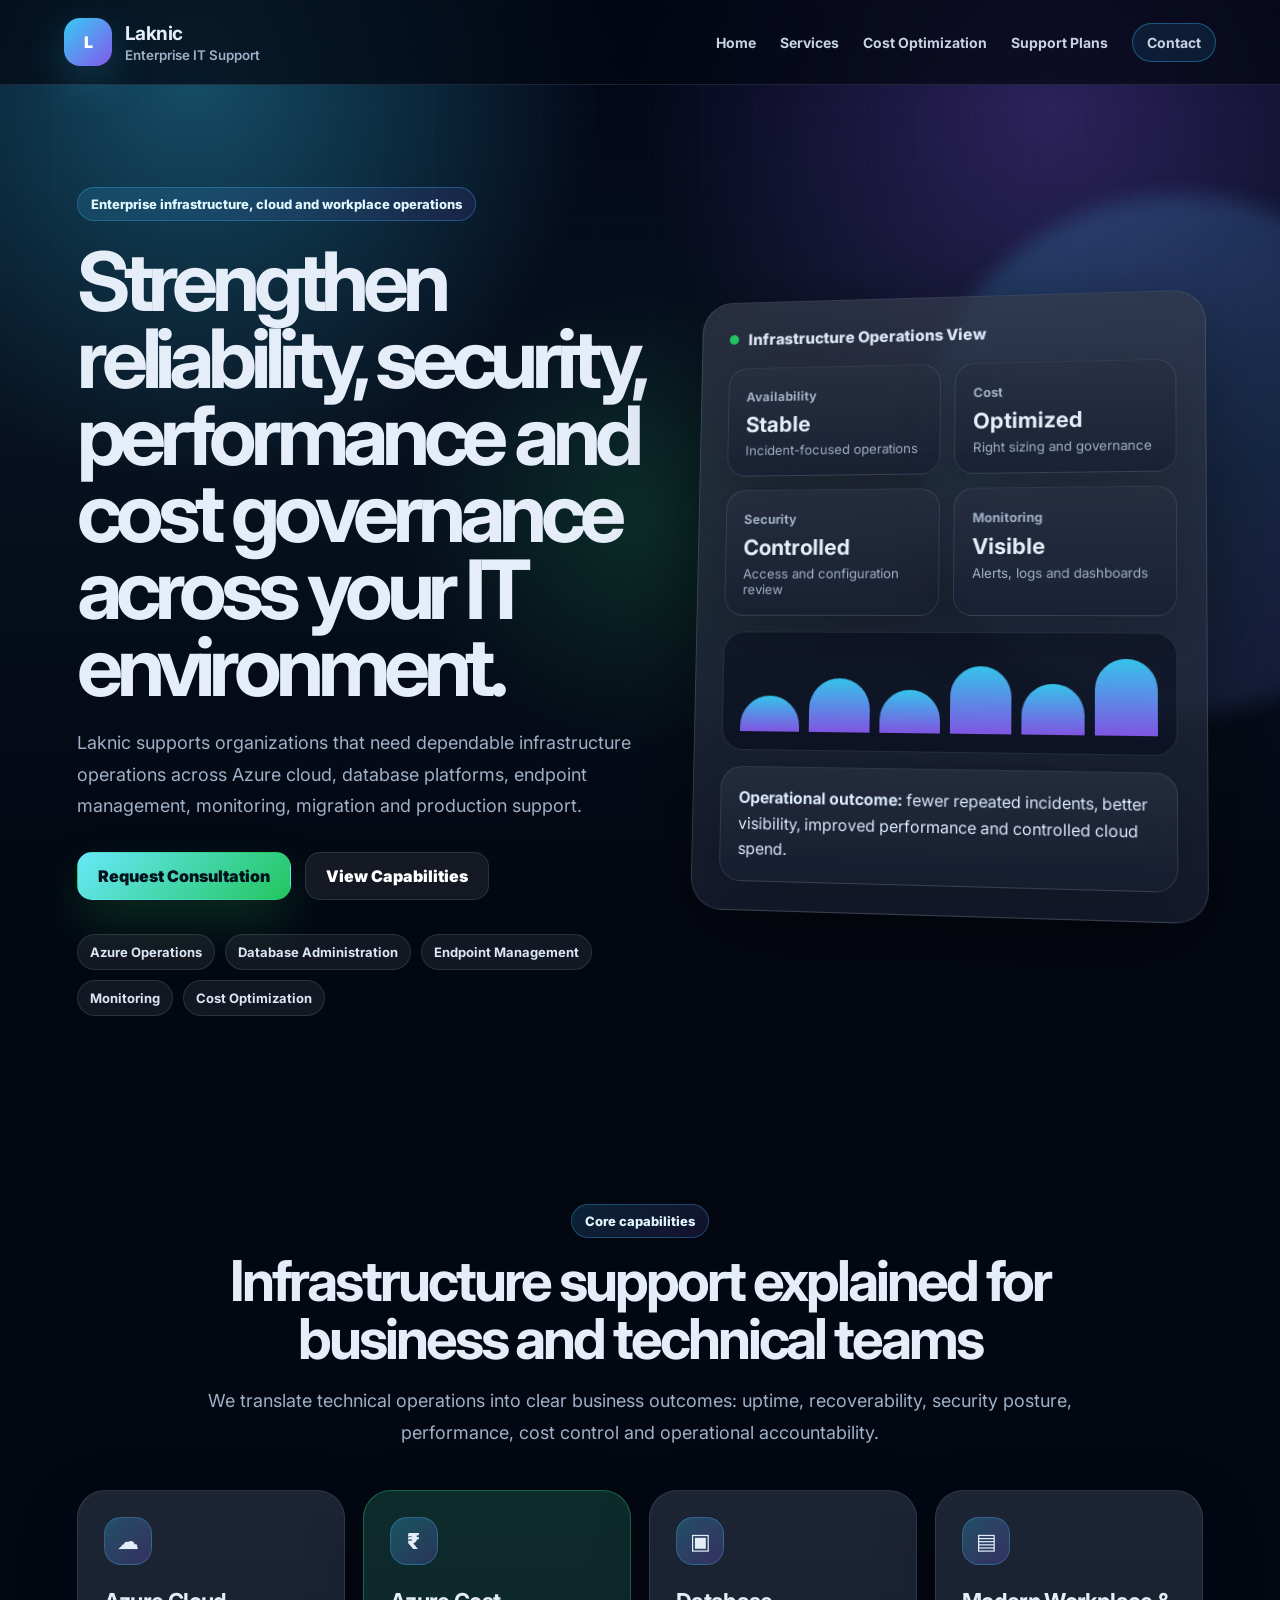
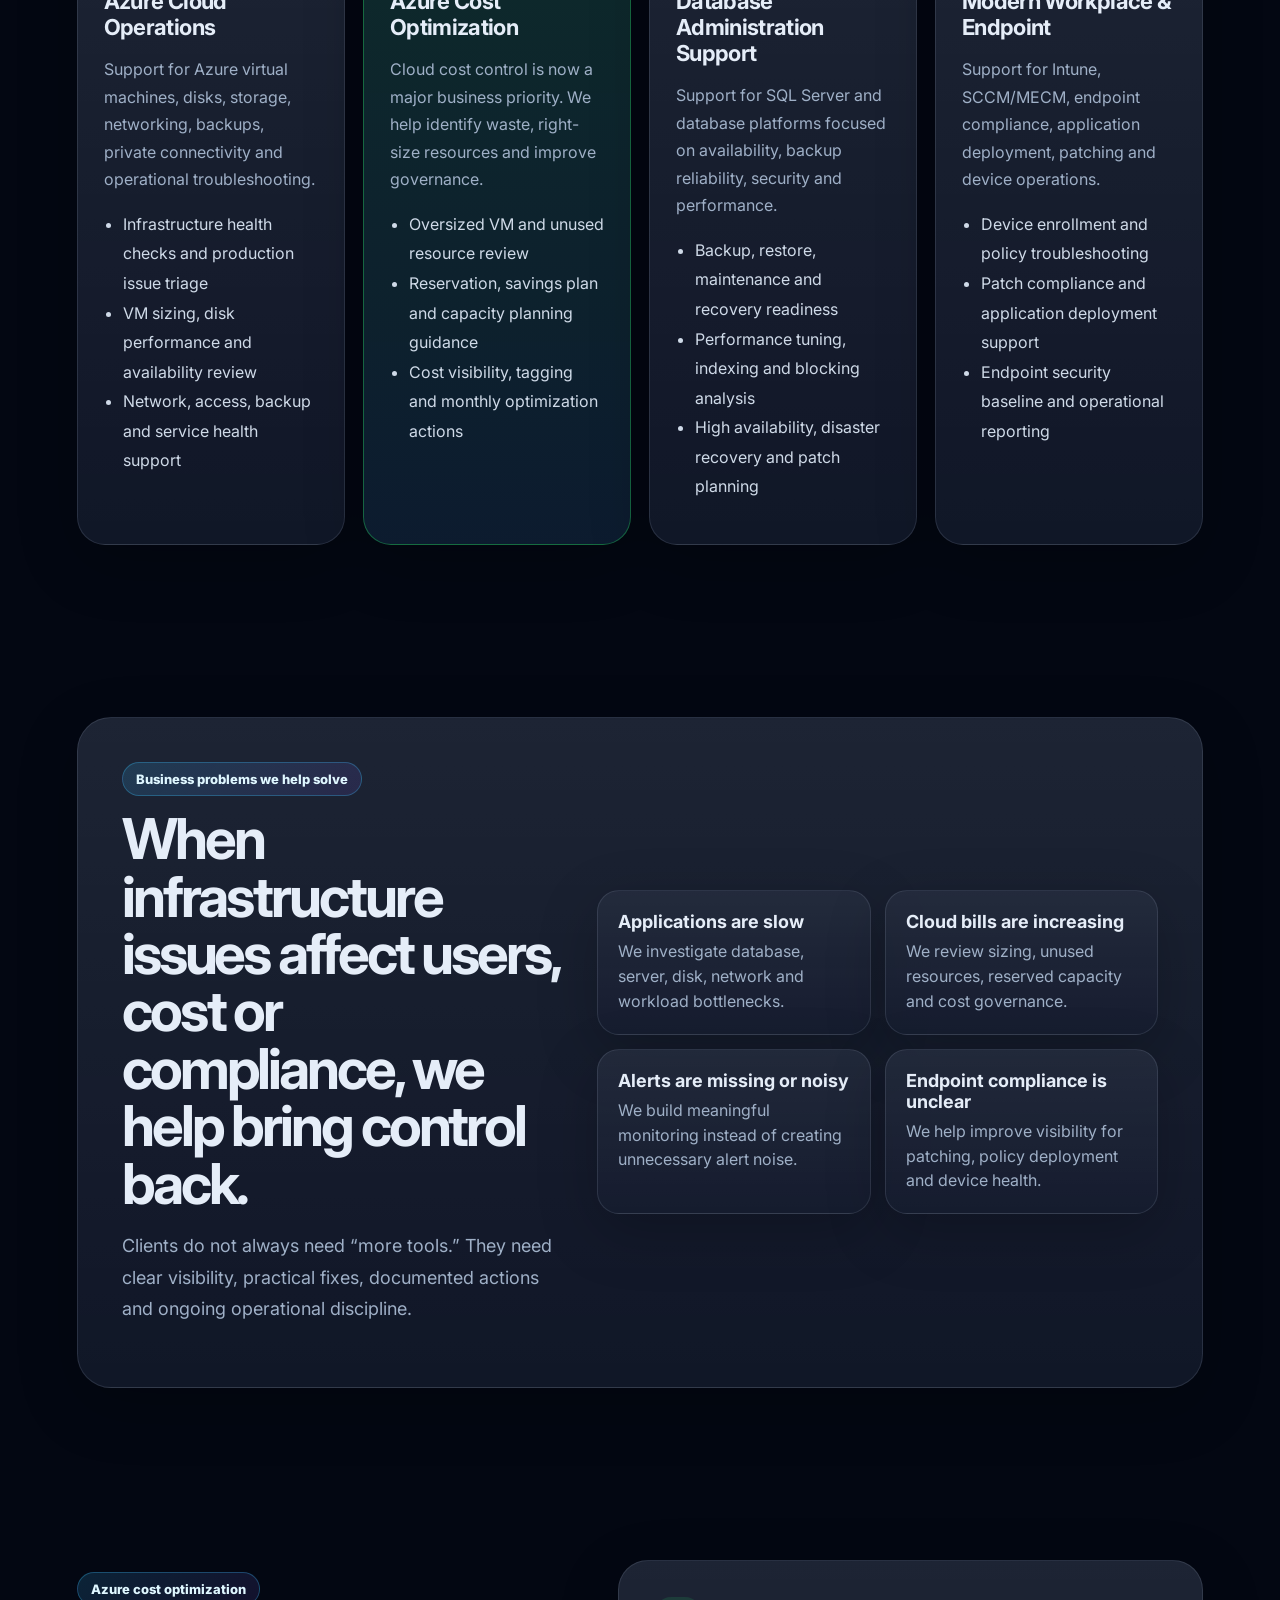
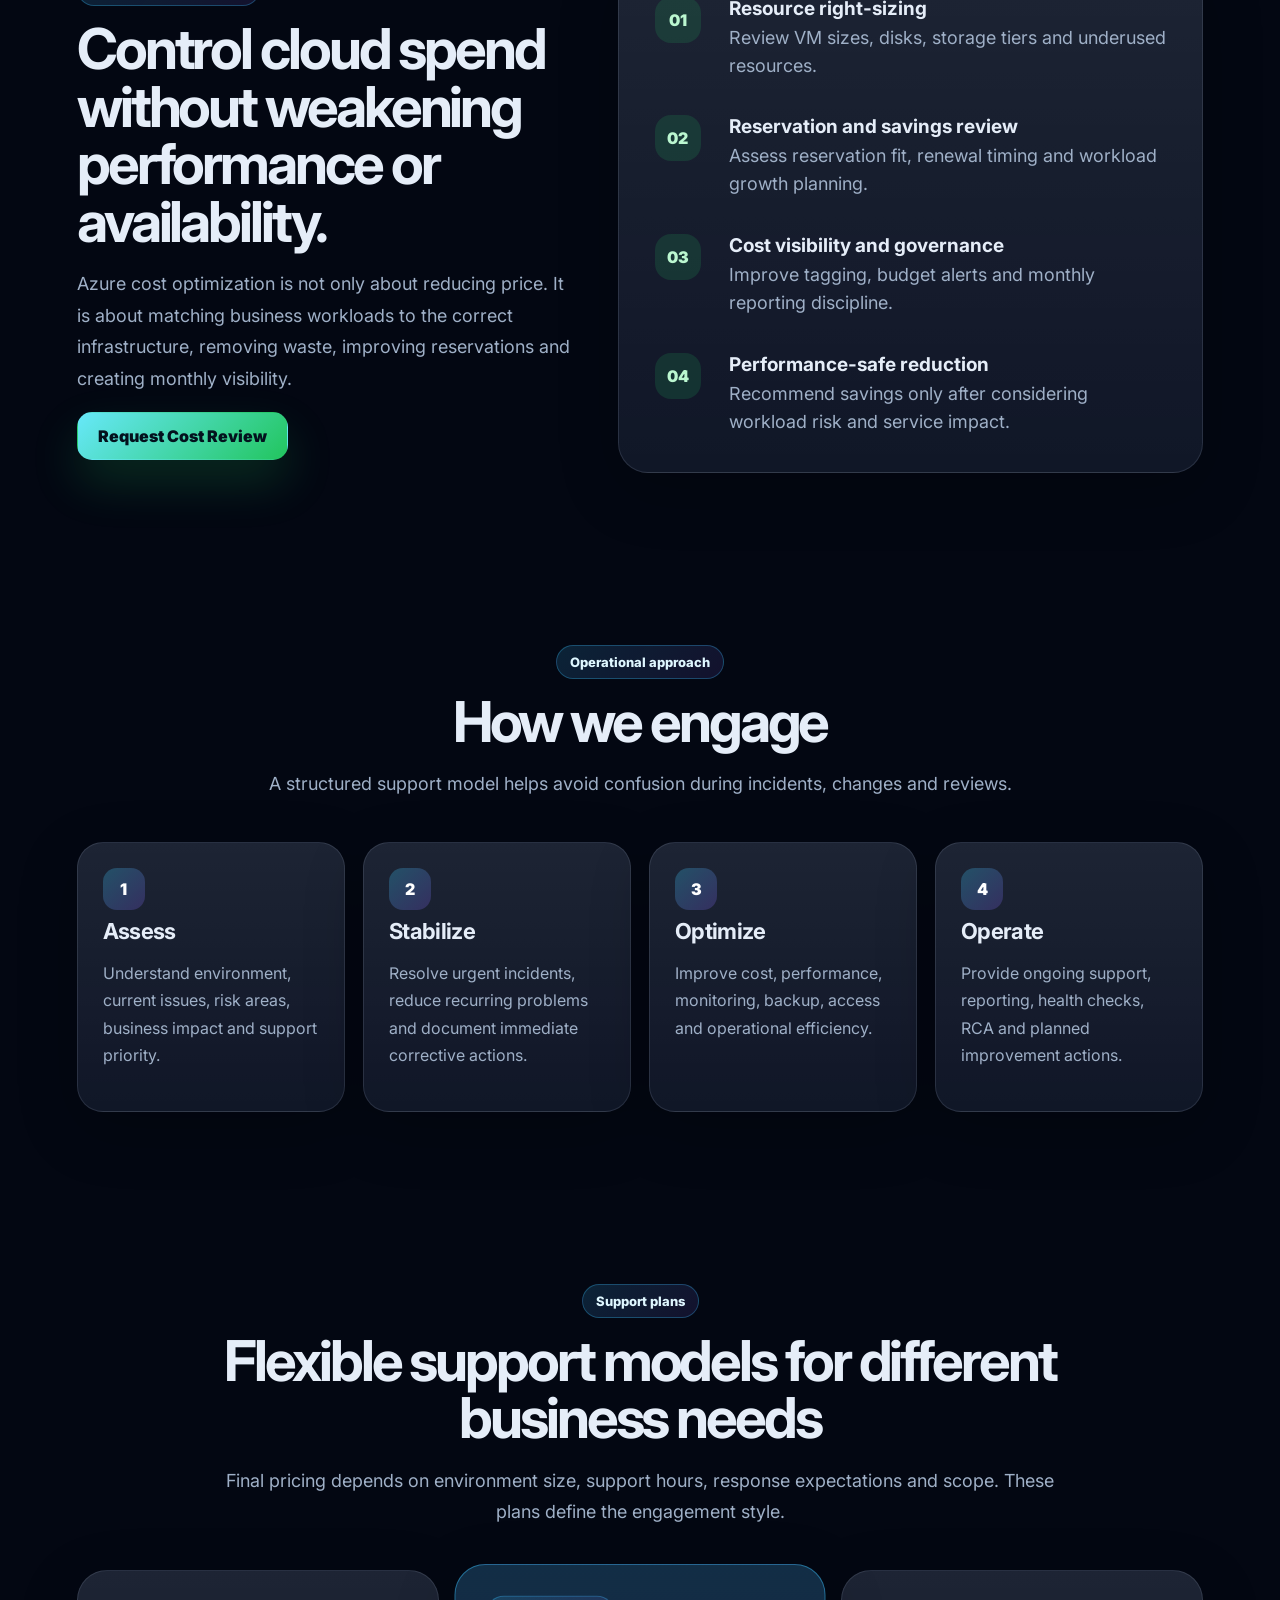
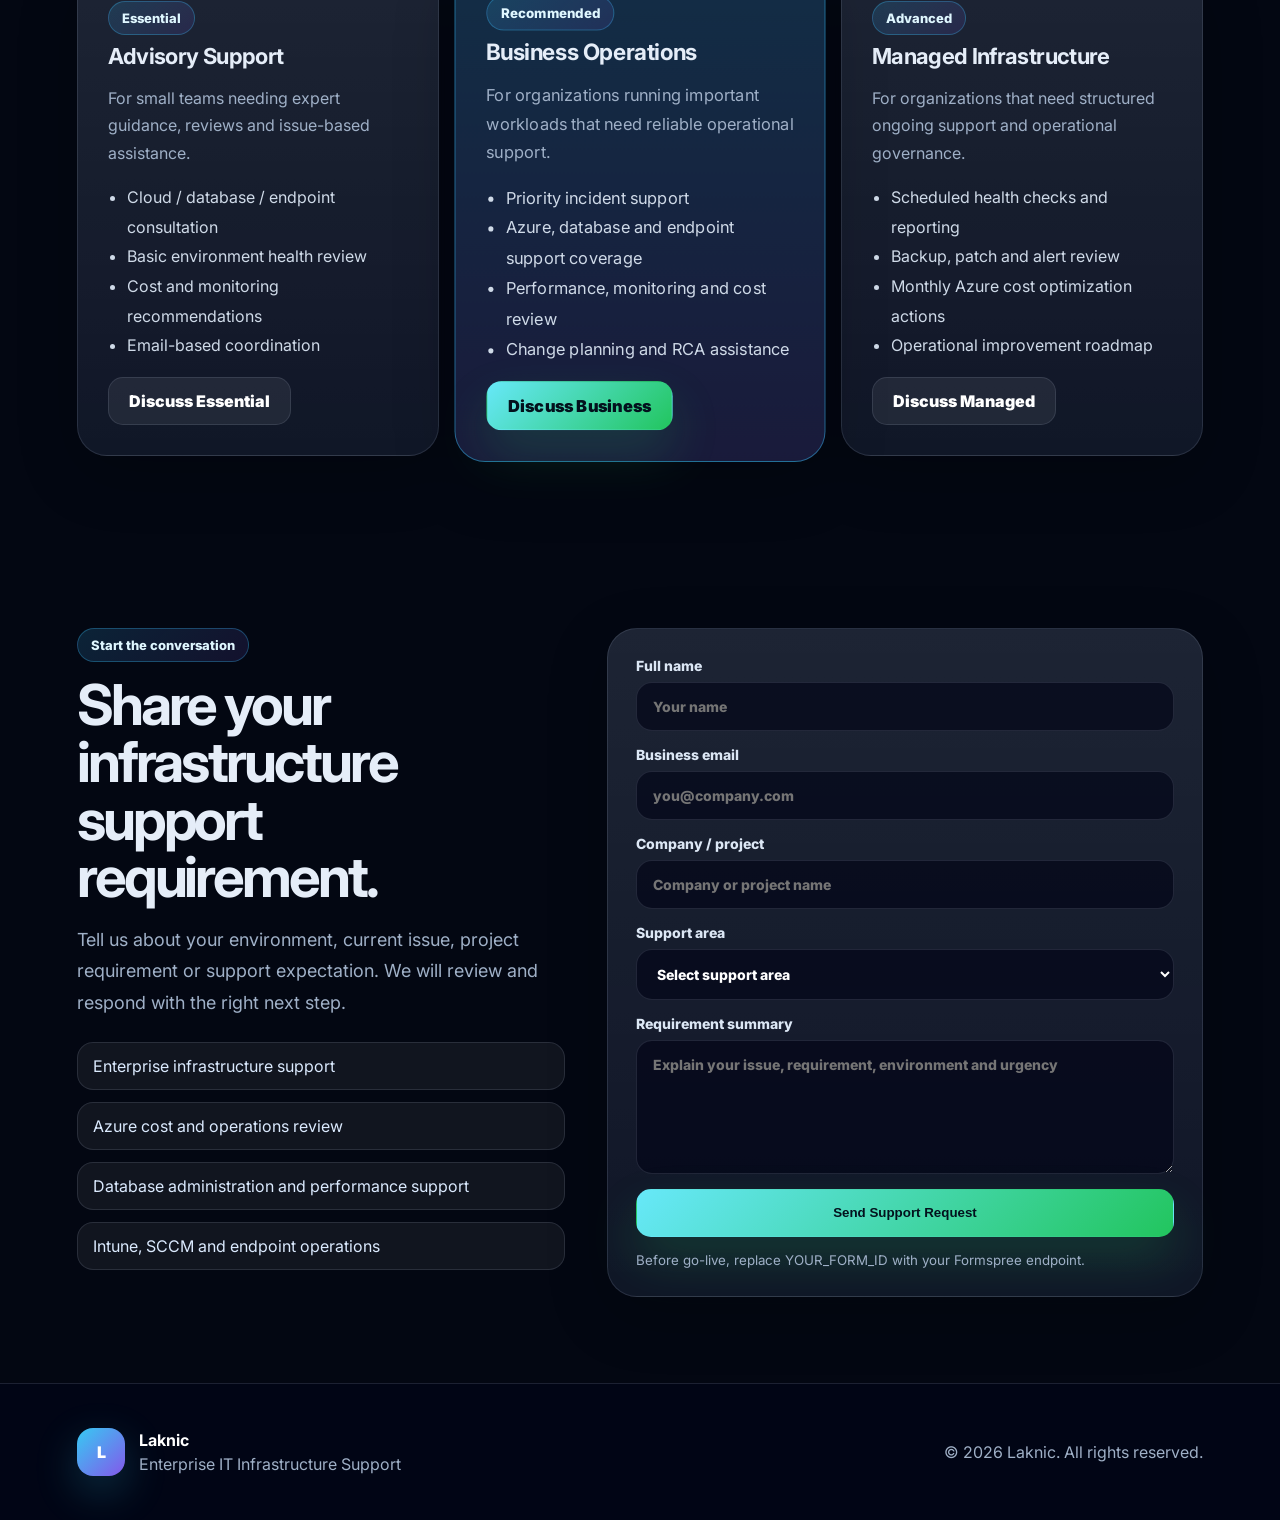
<file: index.html>
<!DOCTYPE html>
<html lang="en">
<head>
  <meta charset="UTF-8" />
  <meta name="viewport" content="width=device-width, initial-scale=1.0" />

  <title>Laknic | Enterprise IT Infrastructure Support</title>
  <meta name="description" content="Laknic provides enterprise IT infrastructure support across Azure cloud, database administration, endpoint management, monitoring, migration, security operations and cloud cost optimization." />

  <link rel="preconnect" href="https://fonts.googleapis.com">
  <link rel="preconnect" href="https://fonts.gstatic.com" crossorigin>
  <link href="https://fonts.googleapis.com/css2?family=Inter:wght@400;500;600;700;800;900&display=swap" rel="stylesheet">

  <link rel="stylesheet" href="styles.css" />
</head>

<body>
  <div class="mesh-bg"></div>
  <div class="noise-layer"></div>

  <header class="site-header">
    <a class="brand" href="index.html" aria-label="Laknic home">
      <span class="brand-mark">L</span>
      <span class="brand-copy">
        <strong>Laknic</strong>
        <small>Enterprise IT Support</small>
      </span>
    </a>

    <button class="mobile-menu" id="mobileMenu" aria-label="Open menu">☰</button>

    <nav class="nav" id="nav">
      <a href="index.html">Home</a>
      <a href="services.html">Services</a>
      <a href="#cost">Cost Optimization</a>
      <a href="#plans">Support Plans</a>
      <a class="nav-cta" href="#contact">Contact</a>
    </nav>
  </header>

  <main>
    <section class="hero">
      <div class="hero-content reveal">
        <span class="pill">Enterprise infrastructure, cloud and workplace operations</span>
        <h1>Strengthen reliability, security, performance and cost governance across your IT environment.</h1>
        <p>
          Laknic supports organizations that need dependable infrastructure operations across Azure cloud,
          database platforms, endpoint management, monitoring, migration and production support.
        </p>

        <div class="hero-actions">
          <a class="btn primary" href="#contact">Request Consultation</a>
          <a class="btn secondary" href="services.html">View Capabilities</a>
        </div>

        <div class="trust-row" aria-label="Core services">
          <span>Azure Operations</span>
          <span>Database Administration</span>
          <span>Endpoint Management</span>
          <span>Monitoring</span>
          <span>Cost Optimization</span>
        </div>
      </div>

      <div class="hero-visual reveal delay">
        <div class="ops-console">
          <div class="console-top">
            <span class="pulse"></span>
            <span>Infrastructure Operations View</span>
          </div>

          <div class="console-grid">
            <div class="console-tile">
              <span>Availability</span>
              <strong>Stable</strong>
              <small>Incident-focused operations</small>
            </div>
            <div class="console-tile">
              <span>Cost</span>
              <strong>Optimized</strong>
              <small>Right sizing and governance</small>
            </div>
            <div class="console-tile">
              <span>Security</span>
              <strong>Controlled</strong>
              <small>Access and configuration review</small>
            </div>
            <div class="console-tile">
              <span>Monitoring</span>
              <strong>Visible</strong>
              <small>Alerts, logs and dashboards</small>
            </div>
          </div>

          <div class="console-graph">
            <div class="bar b1"></div>
            <div class="bar b2"></div>
            <div class="bar b3"></div>
            <div class="bar b4"></div>
            <div class="bar b5"></div>
            <div class="bar b6"></div>
          </div>

          <div class="console-note">
            <strong>Operational outcome:</strong>
            fewer repeated incidents, better visibility, improved performance and controlled cloud spend.
          </div>
        </div>
      </div>
    </section>

    <section class="section reveal">
      <div class="section-heading">
        <span class="eyebrow">Core capabilities</span>
        <h2>Infrastructure support explained for business and technical teams</h2>
        <p>
          We translate technical operations into clear business outcomes: uptime, recoverability,
          security posture, performance, cost control and operational accountability.
        </p>
      </div>

      <div class="capability-grid">
        <article class="capability-card">
          <span class="card-icon cloud"></span>
          <h3>Azure Cloud Operations</h3>
          <p>Support for Azure virtual machines, disks, storage, networking, backups, private connectivity and operational troubleshooting.</p>
          <ul>
            <li>Infrastructure health checks and production issue triage</li>
            <li>VM sizing, disk performance and availability review</li>
            <li>Network, access, backup and service health support</li>
          </ul>
        </article>

        <article class="capability-card highlight">
          <span class="card-icon cost"></span>
          <h3>Azure Cost Optimization</h3>
          <p>Cloud cost control is now a major business priority. We help identify waste, right-size resources and improve governance.</p>
          <ul>
            <li>Oversized VM and unused resource review</li>
            <li>Reservation, savings plan and capacity planning guidance</li>
            <li>Cost visibility, tagging and monthly optimization actions</li>
          </ul>
        </article>

        <article class="capability-card">
          <span class="card-icon database"></span>
          <h3>Database Administration Support</h3>
          <p>Support for SQL Server and database platforms focused on availability, backup reliability, security and performance.</p>
          <ul>
            <li>Backup, restore, maintenance and recovery readiness</li>
            <li>Performance tuning, indexing and blocking analysis</li>
            <li>High availability, disaster recovery and patch planning</li>
          </ul>
        </article>

        <article class="capability-card">
          <span class="card-icon endpoint"></span>
          <h3>Modern Workplace & Endpoint</h3>
          <p>Support for Intune, SCCM/MECM, endpoint compliance, application deployment, patching and device operations.</p>
          <ul>
            <li>Device enrollment and policy troubleshooting</li>
            <li>Patch compliance and application deployment support</li>
            <li>Endpoint security baseline and operational reporting</li>
          </ul>
        </article>
      </div>
    </section>

    <section class="section story-section reveal">
      <div class="story-card">
        <div>
          <span class="eyebrow">Business problems we help solve</span>
          <h2>When infrastructure issues affect users, cost or compliance, we help bring control back.</h2>
          <p>
            Clients do not always need “more tools.” They need clear visibility, practical fixes,
            documented actions and ongoing operational discipline.
          </p>
        </div>

        <div class="problem-grid">
          <div>
            <strong>Applications are slow</strong>
            <span>We investigate database, server, disk, network and workload bottlenecks.</span>
          </div>
          <div>
            <strong>Cloud bills are increasing</strong>
            <span>We review sizing, unused resources, reserved capacity and cost governance.</span>
          </div>
          <div>
            <strong>Alerts are missing or noisy</strong>
            <span>We build meaningful monitoring instead of creating unnecessary alert noise.</span>
          </div>
          <div>
            <strong>Endpoint compliance is unclear</strong>
            <span>We help improve visibility for patching, policy deployment and device health.</span>
          </div>
        </div>
      </div>
    </section>

    <section class="section split reveal" id="cost">
      <div>
        <span class="eyebrow">Azure cost optimization</span>
        <h2>Control cloud spend without weakening performance or availability.</h2>
        <p>
          Azure cost optimization is not only about reducing price. It is about matching business workloads
          to the correct infrastructure, removing waste, improving reservations and creating monthly visibility.
        </p>
        <a class="btn primary" href="#contact">Request Cost Review</a>
      </div>

      <div class="optimization-panel">
        <div class="optimization-row">
          <span>01</span>
          <div>
            <strong>Resource right-sizing</strong>
            <p>Review VM sizes, disks, storage tiers and underused resources.</p>
          </div>
        </div>
        <div class="optimization-row">
          <span>02</span>
          <div>
            <strong>Reservation and savings review</strong>
            <p>Assess reservation fit, renewal timing and workload growth planning.</p>
          </div>
        </div>
        <div class="optimization-row">
          <span>03</span>
          <div>
            <strong>Cost visibility and governance</strong>
            <p>Improve tagging, budget alerts and monthly reporting discipline.</p>
          </div>
        </div>
        <div class="optimization-row">
          <span>04</span>
          <div>
            <strong>Performance-safe reduction</strong>
            <p>Recommend savings only after considering workload risk and service impact.</p>
          </div>
        </div>
      </div>
    </section>

    <section class="section reveal">
      <div class="section-heading">
        <span class="eyebrow">Operational approach</span>
        <h2>How we engage</h2>
        <p>A structured support model helps avoid confusion during incidents, changes and reviews.</p>
      </div>

      <div class="process-grid">
        <div class="process-card">
          <span>1</span>
          <h3>Assess</h3>
          <p>Understand environment, current issues, risk areas, business impact and support priority.</p>
        </div>
        <div class="process-card">
          <span>2</span>
          <h3>Stabilize</h3>
          <p>Resolve urgent incidents, reduce recurring problems and document immediate corrective actions.</p>
        </div>
        <div class="process-card">
          <span>3</span>
          <h3>Optimize</h3>
          <p>Improve cost, performance, monitoring, backup, access and operational efficiency.</p>
        </div>
        <div class="process-card">
          <span>4</span>
          <h3>Operate</h3>
          <p>Provide ongoing support, reporting, health checks, RCA and planned improvement actions.</p>
        </div>
      </div>
    </section>

    <section class="section reveal" id="plans">
      <div class="section-heading">
        <span class="eyebrow">Support plans</span>
        <h2>Flexible support models for different business needs</h2>
        <p>
          Final pricing depends on environment size, support hours, response expectations and scope.
          These plans define the engagement style.
        </p>
      </div>

      <div class="pricing-grid">
        <article class="price-card">
          <span class="plan-label">Essential</span>
          <h3>Advisory Support</h3>
          <p>For small teams needing expert guidance, reviews and issue-based assistance.</p>
          <ul>
            <li>Cloud / database / endpoint consultation</li>
            <li>Basic environment health review</li>
            <li>Cost and monitoring recommendations</li>
            <li>Email-based coordination</li>
          </ul>
          <a class="btn secondary" href="#contact">Discuss Essential</a>
        </article>

        <article class="price-card featured">
          <span class="plan-label">Recommended</span>
          <h3>Business Operations</h3>
          <p>For organizations running important workloads that need reliable operational support.</p>
          <ul>
            <li>Priority incident support</li>
            <li>Azure, database and endpoint support coverage</li>
            <li>Performance, monitoring and cost review</li>
            <li>Change planning and RCA assistance</li>
          </ul>
          <a class="btn primary" href="#contact">Discuss Business</a>
        </article>

        <article class="price-card">
          <span class="plan-label">Advanced</span>
          <h3>Managed Infrastructure</h3>
          <p>For organizations that need structured ongoing support and operational governance.</p>
          <ul>
            <li>Scheduled health checks and reporting</li>
            <li>Backup, patch and alert review</li>
            <li>Monthly Azure cost optimization actions</li>
            <li>Operational improvement roadmap</li>
          </ul>
          <a class="btn secondary" href="#contact">Discuss Managed</a>
        </article>
      </div>
    </section>

    <section class="section contact-section reveal" id="contact">
      <div>
        <span class="eyebrow">Start the conversation</span>
        <h2>Share your infrastructure support requirement.</h2>
        <p>
          Tell us about your environment, current issue, project requirement or support expectation.
          We will review and respond with the right next step.
        </p>

        <div class="contact-points">
          <span>Enterprise infrastructure support</span>
          <span>Azure cost and operations review</span>
          <span>Database administration and performance support</span>
          <span>Intune, SCCM and endpoint operations</span>
        </div>
      </div>

      <form class="contact-form" action="https://formspree.io/f/YOUR_FORM_ID" method="POST">
        <label>
          Full name
          <input type="text" name="name" placeholder="Your name" required />
        </label>

        <label>
          Business email
          <input type="email" name="email" placeholder="you@company.com" required />
        </label>

        <label>
          Company / project
          <input type="text" name="company" placeholder="Company or project name" />
        </label>

        <label>
          Support area
          <select name="support_area" required>
            <option value="">Select support area</option>
            <option>Azure Cloud Operations</option>
            <option>Azure Cost Optimization</option>
            <option>Database Administration Support</option>
            <option>Modern Workplace / Intune / SCCM</option>
            <option>Monitoring and Alerting</option>
            <option>Migration / Upgrade</option>
            <option>Production Incident Support</option>
          </select>
        </label>

        <label>
          Requirement summary
          <textarea name="message" rows="6" placeholder="Explain your issue, requirement, environment and urgency" required></textarea>
        </label>

        <button class="btn primary full" type="submit">Send Support Request</button>
        <small>Before go-live, replace YOUR_FORM_ID with your Formspree endpoint.</small>
      </form>
    </section>
  </main>

  <footer class="footer">
    <div class="footer-brand">
      <span class="brand-mark">L</span>
      <div>
        <strong>Laknic</strong>
        <p>Enterprise IT Infrastructure Support</p>
      </div>
    </div>
    <span>© 2026 Laknic. All rights reserved.</span>
  </footer>

  <script src="script.js"></script>
</body>
</html>
</file>
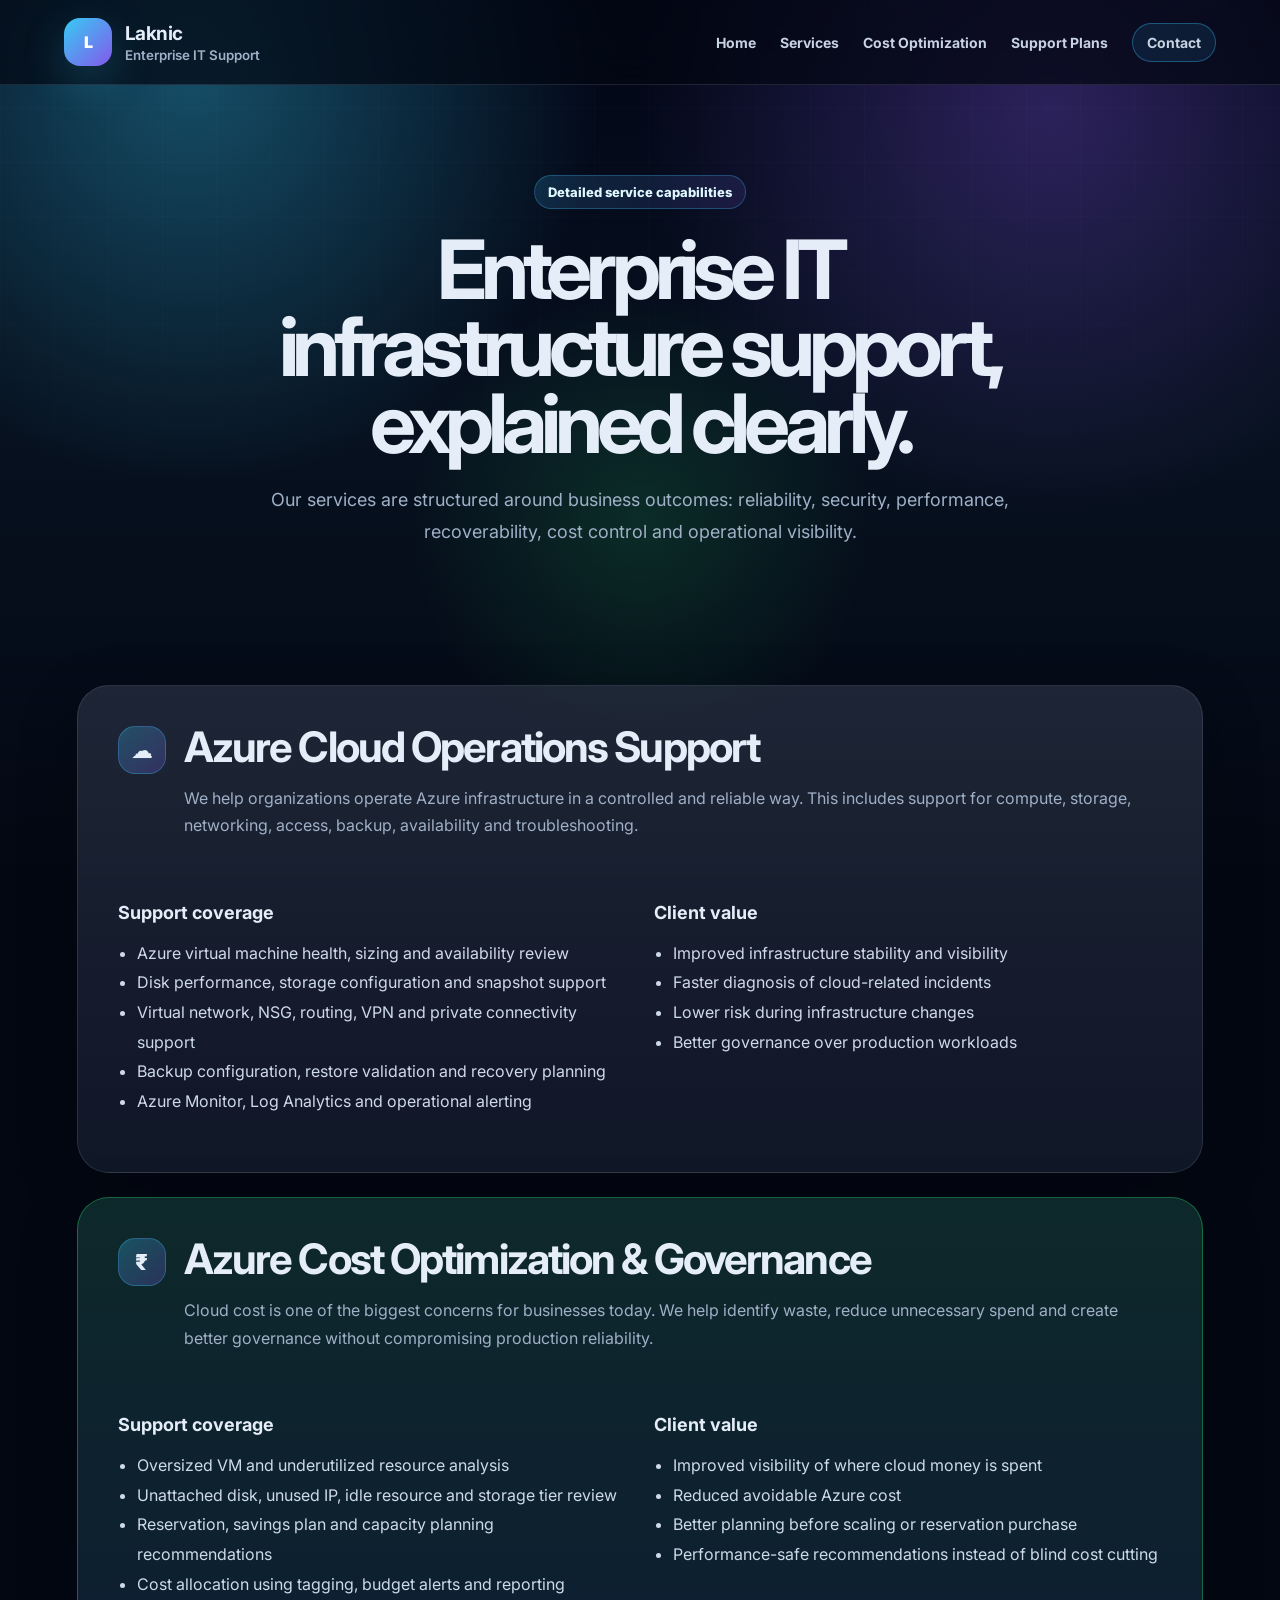
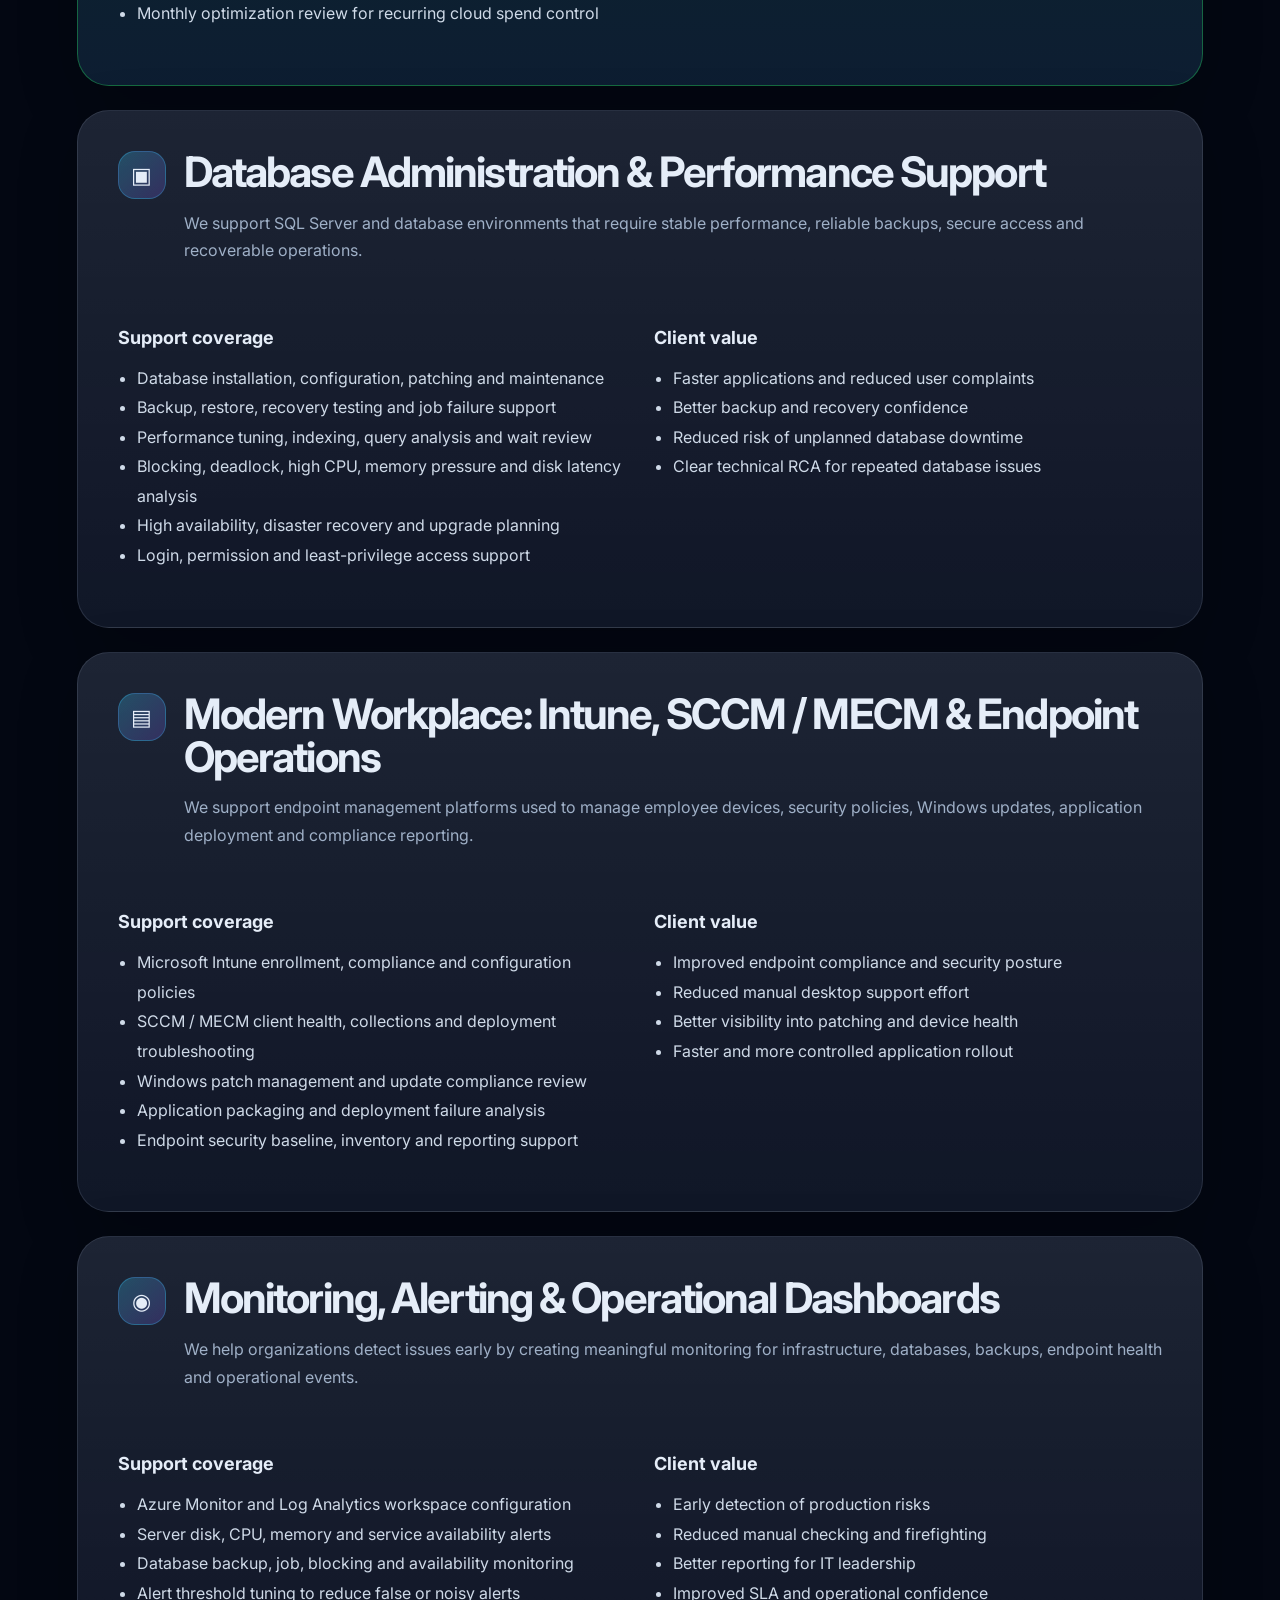
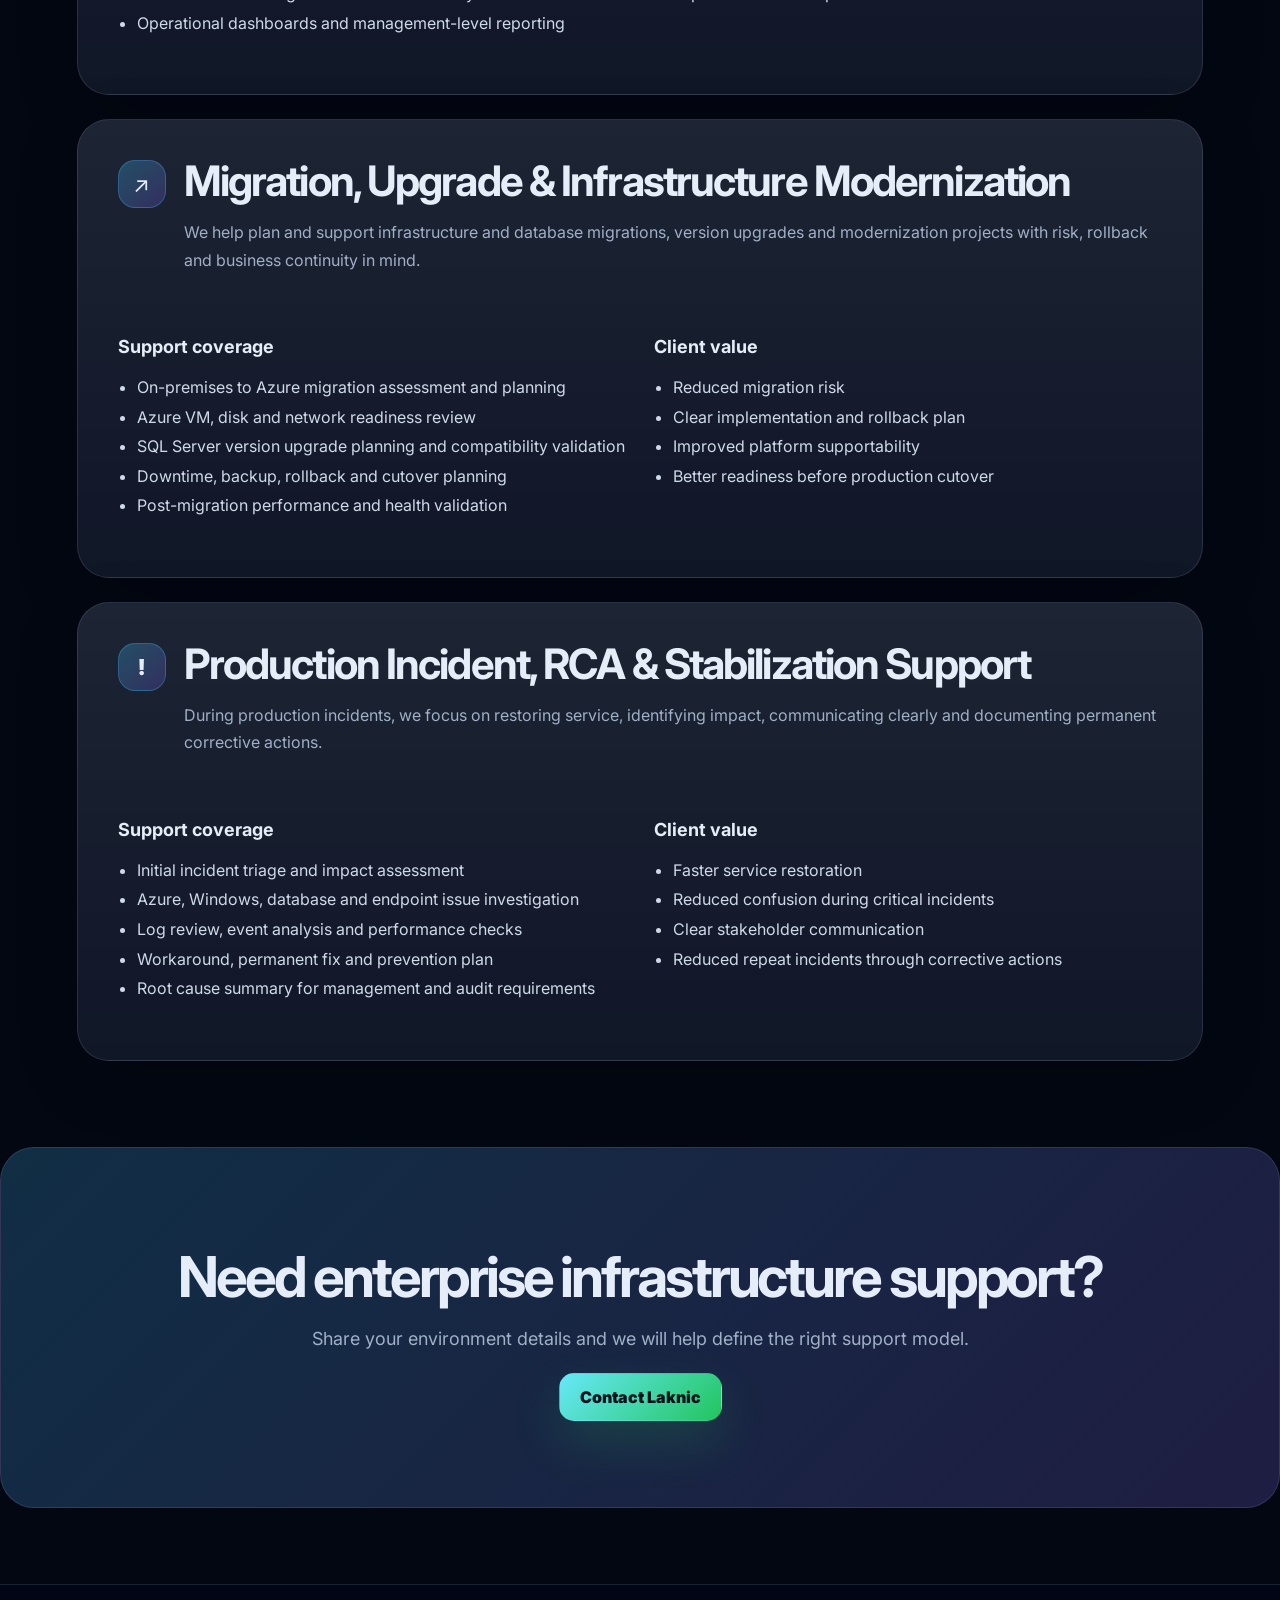
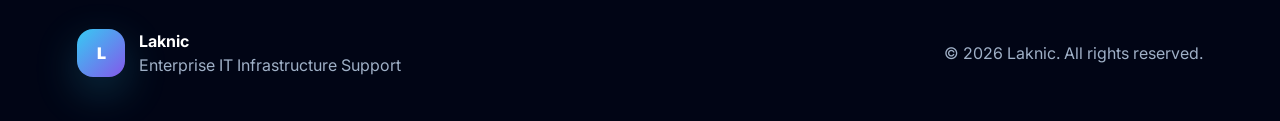
<file: services.html>
<!DOCTYPE html>
<html lang="en">
<head>
  <meta charset="UTF-8" />
  <meta name="viewport" content="width=device-width, initial-scale=1.0" />

  <title>Services | Laknic Enterprise IT Support</title>
  <meta name="description" content="Detailed enterprise IT infrastructure support services including Azure operations, Azure cost optimization, database administration, monitoring, endpoint management, Intune and SCCM support." />

  <link rel="preconnect" href="https://fonts.googleapis.com">
  <link rel="preconnect" href="https://fonts.gstatic.com" crossorigin>
  <link href="https://fonts.googleapis.com/css2?family=Inter:wght@400;500;600;700;800;900&display=swap" rel="stylesheet">

  <link rel="stylesheet" href="styles.css" />
</head>

<body>
  <div class="mesh-bg"></div>
  <div class="noise-layer"></div>

  <header class="site-header">
    <a class="brand" href="index.html" aria-label="Laknic home">
      <span class="brand-mark">L</span>
      <span class="brand-copy">
        <strong>Laknic</strong>
        <small>Enterprise IT Support</small>
      </span>
    </a>

    <button class="mobile-menu" id="mobileMenu" aria-label="Open menu">☰</button>

    <nav class="nav" id="nav">
      <a href="index.html">Home</a>
      <a href="services.html">Services</a>
      <a href="index.html#cost">Cost Optimization</a>
      <a href="index.html#plans">Support Plans</a>
      <a class="nav-cta" href="index.html#contact">Contact</a>
    </nav>
  </header>

  <main>
    <section class="inner-hero reveal">
      <span class="pill">Detailed service capabilities</span>
      <h1>Enterprise IT infrastructure support, explained clearly.</h1>
      <p>
        Our services are structured around business outcomes: reliability, security, performance,
        recoverability, cost control and operational visibility.
      </p>
    </section>

    <section class="section service-detail reveal">
      <article class="detail-card">
        <div class="detail-head">
          <span class="detail-icon cloud"></span>
          <div>
            <h2>Azure Cloud Operations Support</h2>
            <p>
              We help organizations operate Azure infrastructure in a controlled and reliable way.
              This includes support for compute, storage, networking, access, backup, availability and troubleshooting.
            </p>
          </div>
        </div>

        <div class="detail-grid">
          <div>
            <h4>Support coverage</h4>
            <ul>
              <li>Azure virtual machine health, sizing and availability review</li>
              <li>Disk performance, storage configuration and snapshot support</li>
              <li>Virtual network, NSG, routing, VPN and private connectivity support</li>
              <li>Backup configuration, restore validation and recovery planning</li>
              <li>Azure Monitor, Log Analytics and operational alerting</li>
            </ul>
          </div>
          <div>
            <h4>Client value</h4>
            <ul>
              <li>Improved infrastructure stability and visibility</li>
              <li>Faster diagnosis of cloud-related incidents</li>
              <li>Lower risk during infrastructure changes</li>
              <li>Better governance over production workloads</li>
            </ul>
          </div>
        </div>
      </article>

      <article class="detail-card premium-detail">
        <div class="detail-head">
          <span class="detail-icon cost"></span>
          <div>
            <h2>Azure Cost Optimization & Governance</h2>
            <p>
              Cloud cost is one of the biggest concerns for businesses today. We help identify waste,
              reduce unnecessary spend and create better governance without compromising production reliability.
            </p>
          </div>
        </div>

        <div class="detail-grid">
          <div>
            <h4>Support coverage</h4>
            <ul>
              <li>Oversized VM and underutilized resource analysis</li>
              <li>Unattached disk, unused IP, idle resource and storage tier review</li>
              <li>Reservation, savings plan and capacity planning recommendations</li>
              <li>Cost allocation using tagging, budget alerts and reporting</li>
              <li>Monthly optimization review for recurring cloud spend control</li>
            </ul>
          </div>
          <div>
            <h4>Client value</h4>
            <ul>
              <li>Improved visibility of where cloud money is spent</li>
              <li>Reduced avoidable Azure cost</li>
              <li>Better planning before scaling or reservation purchase</li>
              <li>Performance-safe recommendations instead of blind cost cutting</li>
            </ul>
          </div>
        </div>
      </article>

      <article class="detail-card">
        <div class="detail-head">
          <span class="detail-icon database"></span>
          <div>
            <h2>Database Administration & Performance Support</h2>
            <p>
              We support SQL Server and database environments that require stable performance,
              reliable backups, secure access and recoverable operations.
            </p>
          </div>
        </div>

        <div class="detail-grid">
          <div>
            <h4>Support coverage</h4>
            <ul>
              <li>Database installation, configuration, patching and maintenance</li>
              <li>Backup, restore, recovery testing and job failure support</li>
              <li>Performance tuning, indexing, query analysis and wait review</li>
              <li>Blocking, deadlock, high CPU, memory pressure and disk latency analysis</li>
              <li>High availability, disaster recovery and upgrade planning</li>
              <li>Login, permission and least-privilege access support</li>
            </ul>
          </div>
          <div>
            <h4>Client value</h4>
            <ul>
              <li>Faster applications and reduced user complaints</li>
              <li>Better backup and recovery confidence</li>
              <li>Reduced risk of unplanned database downtime</li>
              <li>Clear technical RCA for repeated database issues</li>
            </ul>
          </div>
        </div>
      </article>

      <article class="detail-card">
        <div class="detail-head">
          <span class="detail-icon endpoint"></span>
          <div>
            <h2>Modern Workplace: Intune, SCCM / MECM & Endpoint Operations</h2>
            <p>
              We support endpoint management platforms used to manage employee devices, security policies,
              Windows updates, application deployment and compliance reporting.
            </p>
          </div>
        </div>

        <div class="detail-grid">
          <div>
            <h4>Support coverage</h4>
            <ul>
              <li>Microsoft Intune enrollment, compliance and configuration policies</li>
              <li>SCCM / MECM client health, collections and deployment troubleshooting</li>
              <li>Windows patch management and update compliance review</li>
              <li>Application packaging and deployment failure analysis</li>
              <li>Endpoint security baseline, inventory and reporting support</li>
            </ul>
          </div>
          <div>
            <h4>Client value</h4>
            <ul>
              <li>Improved endpoint compliance and security posture</li>
              <li>Reduced manual desktop support effort</li>
              <li>Better visibility into patching and device health</li>
              <li>Faster and more controlled application rollout</li>
            </ul>
          </div>
        </div>
      </article>

      <article class="detail-card">
        <div class="detail-head">
          <span class="detail-icon monitoring"></span>
          <div>
            <h2>Monitoring, Alerting & Operational Dashboards</h2>
            <p>
              We help organizations detect issues early by creating meaningful monitoring for infrastructure,
              databases, backups, endpoint health and operational events.
            </p>
          </div>
        </div>

        <div class="detail-grid">
          <div>
            <h4>Support coverage</h4>
            <ul>
              <li>Azure Monitor and Log Analytics workspace configuration</li>
              <li>Server disk, CPU, memory and service availability alerts</li>
              <li>Database backup, job, blocking and availability monitoring</li>
              <li>Alert threshold tuning to reduce false or noisy alerts</li>
              <li>Operational dashboards and management-level reporting</li>
            </ul>
          </div>
          <div>
            <h4>Client value</h4>
            <ul>
              <li>Early detection of production risks</li>
              <li>Reduced manual checking and firefighting</li>
              <li>Better reporting for IT leadership</li>
              <li>Improved SLA and operational confidence</li>
            </ul>
          </div>
        </div>
      </article>

      <article class="detail-card">
        <div class="detail-head">
          <span class="detail-icon migration"></span>
          <div>
            <h2>Migration, Upgrade & Infrastructure Modernization</h2>
            <p>
              We help plan and support infrastructure and database migrations, version upgrades and modernization
              projects with risk, rollback and business continuity in mind.
            </p>
          </div>
        </div>

        <div class="detail-grid">
          <div>
            <h4>Support coverage</h4>
            <ul>
              <li>On-premises to Azure migration assessment and planning</li>
              <li>Azure VM, disk and network readiness review</li>
              <li>SQL Server version upgrade planning and compatibility validation</li>
              <li>Downtime, backup, rollback and cutover planning</li>
              <li>Post-migration performance and health validation</li>
            </ul>
          </div>
          <div>
            <h4>Client value</h4>
            <ul>
              <li>Reduced migration risk</li>
              <li>Clear implementation and rollback plan</li>
              <li>Improved platform supportability</li>
              <li>Better readiness before production cutover</li>
            </ul>
          </div>
        </div>
      </article>

      <article class="detail-card">
        <div class="detail-head">
          <span class="detail-icon incident"></span>
          <div>
            <h2>Production Incident, RCA & Stabilization Support</h2>
            <p>
              During production incidents, we focus on restoring service, identifying impact,
              communicating clearly and documenting permanent corrective actions.
            </p>
          </div>
        </div>

        <div class="detail-grid">
          <div>
            <h4>Support coverage</h4>
            <ul>
              <li>Initial incident triage and impact assessment</li>
              <li>Azure, Windows, database and endpoint issue investigation</li>
              <li>Log review, event analysis and performance checks</li>
              <li>Workaround, permanent fix and prevention plan</li>
              <li>Root cause summary for management and audit requirements</li>
            </ul>
          </div>
          <div>
            <h4>Client value</h4>
            <ul>
              <li>Faster service restoration</li>
              <li>Reduced confusion during critical incidents</li>
              <li>Clear stakeholder communication</li>
              <li>Reduced repeat incidents through corrective actions</li>
            </ul>
          </div>
        </div>
      </article>
    </section>

    <section class="section cta-band reveal">
      <h2>Need enterprise infrastructure support?</h2>
      <p>Share your environment details and we will help define the right support model.</p>
      <a class="btn primary" href="index.html#contact">Contact Laknic</a>
    </section>
  </main>

  <footer class="footer">
    <div class="footer-brand">
      <span class="brand-mark">L</span>
      <div>
        <strong>Laknic</strong>
        <p>Enterprise IT Infrastructure Support</p>
      </div>
    </div>
    <span>© 2026 Laknic. All rights reserved.</span>
  </footer>

  <script src="script.js"></script>
</body>
</html>
</file>
<file: styles.css>
* {
  box-sizing: border-box;
}

:root {
  --bg0: #030712;
  --bg1: #07111f;
  --panel: rgba(15, 23, 42, 0.72);
  --panel2: rgba(30, 41, 59, 0.72);
  --text: #e5edf8;
  --muted: #9fb0c7;
  --muted2: #c7d2e2;
  --brand: #39d5ff;
  --brand2: #8b5cf6;
  --brand3: #22c55e;
  --amber: #f59e0b;
  --border: rgba(148, 163, 184, 0.18);
  --border2: rgba(56, 189, 248, 0.36);
  --shadow: 0 24px 90px rgba(0, 0, 0, 0.42);
}

html {
  scroll-behavior: smooth;
}

body {
  margin: 0;
  min-height: 100vh;
  font-family: "Inter", sans-serif;
  color: var(--text);
  background: var(--bg0);
  overflow-x: hidden;
}

.mesh-bg {
  position: fixed;
  inset: 0;
  z-index: -3;
  background:
    radial-gradient(circle at 15% 8%, rgba(56, 213, 255, 0.34), transparent 30%),
    radial-gradient(circle at 82% 12%, rgba(139, 92, 246, 0.30), transparent 31%),
    radial-gradient(circle at 50% 58%, rgba(34, 197, 94, 0.16), transparent 28%),
    linear-gradient(180deg, #020617 0%, #07111f 48%, #030712 100%);
}

.noise-layer {
  position: fixed;
  inset: 0;
  z-index: -2;
  pointer-events: none;
  opacity: 0.6;
  background-image:
    linear-gradient(rgba(255,255,255,0.035) 1px, transparent 1px),
    linear-gradient(90deg, rgba(255,255,255,0.035) 1px, transparent 1px);
  background-size: 54px 54px;
  mask-image: linear-gradient(to bottom, black 0%, transparent 78%);
}

a {
  color: inherit;
}

.site-header {
  position: sticky;
  top: 0;
  z-index: 50;
  display: flex;
  align-items: center;
  justify-content: space-between;
  padding: 18px clamp(18px, 5vw, 70px);
  background: rgba(3, 7, 18, 0.72);
  backdrop-filter: blur(22px);
  border-bottom: 1px solid var(--border);
}

.brand {
  display: flex;
  gap: 13px;
  align-items: center;
  text-decoration: none;
}

.brand-mark {
  width: 48px;
  height: 48px;
  display: grid;
  place-items: center;
  border-radius: 16px;
  background:
    linear-gradient(135deg, rgba(57, 213, 255, 0.95), rgba(139, 92, 246, 0.95));
  color: white;
  font-weight: 900;
  letter-spacing: -0.04em;
  box-shadow: 0 15px 44px rgba(57, 213, 255, 0.22);
}

.brand-copy strong {
  display: block;
  font-size: 19px;
  letter-spacing: -0.03em;
}

.brand-copy small {
  display: block;
  margin-top: 2px;
  color: var(--muted);
  font-weight: 600;
}

.nav {
  display: flex;
  align-items: center;
  gap: 24px;
}

.nav a {
  color: var(--muted2);
  font-weight: 700;
  font-size: 14px;
  text-decoration: none;
  transition: 0.25s ease;
}

.nav a:hover {
  color: white;
}

.nav-cta {
  padding: 10px 14px;
  border: 1px solid var(--border2);
  border-radius: 999px;
  background: rgba(56, 189, 248, 0.10);
}

.mobile-menu {
  display: none;
  border: 1px solid var(--border);
  background: rgba(255,255,255,0.06);
  color: white;
  border-radius: 13px;
  padding: 10px 13px;
  cursor: pointer;
}

.hero {
  min-height: 86vh;
  display: grid;
  grid-template-columns: 1.05fr 0.95fr;
  gap: 44px;
  align-items: center;
  padding: clamp(62px, 8vw, 118px) clamp(18px, 6vw, 80px);
  position: relative;
}

.hero::before {
  content: "";
  position: absolute;
  width: 520px;
  height: 520px;
  right: -160px;
  top: 110px;
  border-radius: 999px;
  background: linear-gradient(135deg, rgba(57, 213, 255, 0.20), rgba(139, 92, 246, 0.14));
  filter: blur(10px);
  z-index: -1;
}

.hero h1,
.inner-hero h1 {
  font-size: clamp(42px, 6.4vw, 82px);
  line-height: 0.94;
  letter-spacing: -0.075em;
  margin: 22px 0;
}

.hero p,
.inner-hero p,
.section-heading p,
.story-card p,
.split p,
.cta-band p,
.contact-section p {
  color: var(--muted);
  font-size: 18px;
  line-height: 1.75;
}

.pill,
.eyebrow,
.plan-label {
  display: inline-flex;
  align-items: center;
  width: fit-content;
  padding: 8px 13px;
  border-radius: 999px;
  color: #dff7ff;
  border: 1px solid rgba(56, 189, 248, 0.30);
  background:
    linear-gradient(135deg, rgba(56,189,248,0.16), rgba(139,92,246,0.12));
  font-weight: 800;
  font-size: 13px;
}

.hero-actions {
  display: flex;
  gap: 14px;
  flex-wrap: wrap;
  margin-top: 30px;
}

.btn {
  display: inline-flex;
  justify-content: center;
  align-items: center;
  min-height: 48px;
  padding: 13px 20px;
  border-radius: 15px;
  border: 1px solid transparent;
  font-weight: 900;
  text-decoration: none;
  cursor: pointer;
  transition: 0.25s ease;
}

.btn:hover {
  transform: translateY(-3px);
}

.btn.primary {
  color: #03111d;
  background: linear-gradient(135deg, #67e8f9, #22c55e);
  box-shadow: 0 22px 48px rgba(34, 197, 94, 0.20);
}

.btn.secondary {
  color: white;
  background: rgba(255,255,255,0.07);
  border-color: var(--border);
}

.btn.full {
  width: 100%;
}

.trust-row {
  display: flex;
  flex-wrap: wrap;
  gap: 10px;
  margin-top: 34px;
}

.trust-row span {
  padding: 9px 12px;
  border-radius: 999px;
  color: #dbe7f6;
  background: rgba(255,255,255,0.065);
  border: 1px solid var(--border);
  font-size: 13px;
  font-weight: 700;
}

.hero-visual {
  perspective: 1300px;
}

.ops-console {
  padding: 28px;
  border-radius: 32px;
  border: 1px solid rgba(148, 163, 184, 0.22);
  background:
    linear-gradient(180deg, rgba(255,255,255,0.11), rgba(255,255,255,0.035)),
    rgba(15, 23, 42, 0.72);
  box-shadow: var(--shadow);
  transform: rotateY(-7deg) rotateX(4deg);
  animation: floatConsole 6.5s ease-in-out infinite;
}

.console-top {
  display: flex;
  align-items: center;
  gap: 10px;
  color: #dbe7f6;
  font-weight: 800;
  margin-bottom: 20px;
}

.pulse {
  width: 10px;
  height: 10px;
  border-radius: 50%;
  background: var(--brand3);
  box-shadow: 0 0 0 rgba(34, 197, 94, 0.55);
  animation: pulse 1.8s infinite;
}

.console-grid {
  display: grid;
  grid-template-columns: 1fr 1fr;
  gap: 14px;
}

.console-tile,
.console-note,
.capability-card,
.story-card,
.problem-grid div,
.optimization-panel,
.process-card,
.price-card,
.contact-form,
.detail-card {
  border: 1px solid var(--border);
  background:
    linear-gradient(180deg, rgba(255,255,255,0.08), rgba(255,255,255,0.025)),
    rgba(15, 23, 42, 0.72);
  box-shadow: 0 18px 60px rgba(0,0,0,0.22);
}

.console-tile {
  padding: 18px;
  border-radius: 20px;
}

.console-tile span {
  color: var(--muted);
  font-size: 13px;
  font-weight: 700;
}

.console-tile strong {
  display: block;
  margin-top: 7px;
  font-size: 22px;
}

.console-tile small {
  display: block;
  margin-top: 6px;
  color: var(--muted);
}

.console-graph {
  display: flex;
  align-items: end;
  gap: 10px;
  height: 120px;
  padding: 18px;
  margin: 16px 0;
  border-radius: 22px;
  background: rgba(2, 6, 23, 0.42);
  border: 1px solid var(--border);
}

.bar {
  flex: 1;
  border-radius: 999px 999px 8px 8px;
  background: linear-gradient(180deg, var(--brand), var(--brand2));
  opacity: 0.9;
  animation: grow 2.2s ease infinite alternate;
}

.b1 { height: 44%; }
.b2 { height: 66%; animation-delay: .1s; }
.b3 { height: 52%; animation-delay: .2s; }
.b4 { height: 82%; animation-delay: .3s; }
.b5 { height: 61%; animation-delay: .4s; }
.b6 { height: 92%; animation-delay: .5s; }

.console-note {
  padding: 18px;
  border-radius: 22px;
  color: #dbeafe;
  line-height: 1.6;
}

.section {
  max-width: 1280px;
  margin: auto;
  padding: 86px clamp(18px, 6vw, 80px);
}

.section-heading {
  max-width: 870px;
  text-align: center;
  margin: 0 auto 42px;
}

.section h2,
.cta-band h2 {
  font-size: clamp(34px, 4.4vw, 58px);
  line-height: 1.02;
  margin: 14px 0;
  letter-spacing: -0.055em;
}

.capability-grid {
  display: grid;
  grid-template-columns: repeat(4, 1fr);
  gap: 18px;
}

.capability-card {
  padding: 26px;
  border-radius: 28px;
  transition: 0.28s ease;
  position: relative;
  overflow: hidden;
}

.capability-card::after {
  content: "";
  position: absolute;
  inset: auto -30% -40% -30%;
  height: 150px;
  background: radial-gradient(circle, rgba(56,189,248,0.22), transparent 65%);
  opacity: 0;
  transition: 0.28s ease;
}

.capability-card:hover,
.process-card:hover,
.price-card:hover,
.detail-card:hover {
  transform: translateY(-7px);
  border-color: var(--border2);
}

.capability-card:hover::after {
  opacity: 1;
}

.capability-card.highlight {
  border-color: rgba(34, 197, 94, 0.42);
  background:
    linear-gradient(180deg, rgba(34,197,94,0.14), rgba(56,189,248,0.06)),
    rgba(15, 23, 42, 0.72);
}

.card-icon,
.detail-icon {
  width: 48px;
  height: 48px;
  display: inline-grid;
  place-items: center;
  border-radius: 17px;
  margin-bottom: 15px;
  background: linear-gradient(135deg, rgba(57,213,255,0.25), rgba(139,92,246,0.23));
  border: 1px solid rgba(56, 189, 248, 0.30);
  position: relative;
}

.card-icon::before,
.detail-icon::before {
  font-size: 22px;
}

.cloud::before { content: "☁"; }
.cost::before { content: "₹"; font-weight: 900; }
.database::before { content: "▣"; }
.endpoint::before { content: "▤"; }
.monitoring::before { content: "◉"; }
.migration::before { content: "↗"; }
.incident::before { content: "!"; font-weight: 900; }

.capability-card h3,
.price-card h3,
.process-card h3 {
  font-size: 22px;
  margin: 8px 0;
  letter-spacing: -0.03em;
}

.capability-card p,
.price-card p,
.process-card p,
.detail-card p {
  color: var(--muted);
  line-height: 1.72;
}

.capability-card ul,
.price-card ul,
.detail-card ul {
  padding-left: 19px;
  color: #cfdae8;
  line-height: 1.85;
}

.story-card {
  padding: clamp(26px, 4vw, 44px);
  border-radius: 34px;
  display: grid;
  grid-template-columns: 0.88fr 1.12fr;
  gap: 34px;
  align-items: center;
}

.problem-grid {
  display: grid;
  grid-template-columns: 1fr 1fr;
  gap: 14px;
}

.problem-grid div {
  padding: 20px;
  border-radius: 22px;
}

.problem-grid strong {
  display: block;
  margin-bottom: 7px;
  font-size: 18px;
}

.problem-grid span {
  color: var(--muted);
  line-height: 1.55;
}

.split {
  display: grid;
  grid-template-columns: 0.92fr 1.08fr;
  gap: 42px;
  align-items: center;
}

.optimization-panel {
  padding: 18px;
  border-radius: 30px;
}

.optimization-row {
  display: grid;
  grid-template-columns: 58px 1fr;
  gap: 16px;
  padding: 18px;
  border-radius: 22px;
  transition: 0.25s ease;
}

.optimization-row:hover {
  background: rgba(255,255,255,0.055);
}

.optimization-row span {
  width: 46px;
  height: 46px;
  display: grid;
  place-items: center;
  border-radius: 16px;
  background: rgba(34, 197, 94, 0.15);
  color: #bbf7d0;
  font-weight: 900;
}

.optimization-row strong {
  display: block;
  font-size: 19px;
  margin-bottom: 4px;
}

.optimization-row p {
  margin: 0;
  color: var(--muted);
  line-height: 1.55;
}

.process-grid {
  display: grid;
  grid-template-columns: repeat(4, 1fr);
  gap: 18px;
}

.process-card {
  padding: 25px;
  border-radius: 26px;
  transition: 0.25s ease;
}

.process-card span {
  width: 42px;
  height: 42px;
  display: grid;
  place-items: center;
  border-radius: 14px;
  background: linear-gradient(135deg, rgba(57,213,255,0.26), rgba(139,92,246,0.24));
  color: white;
  font-weight: 900;
}

.pricing-grid {
  display: grid;
  grid-template-columns: repeat(3, 1fr);
  gap: 20px;
}

.price-card {
  padding: 30px;
  border-radius: 30px;
  transition: 0.25s ease;
}

.price-card.featured {
  border-color: rgba(56, 189, 248, 0.46);
  background:
    linear-gradient(180deg, rgba(56, 189, 248, 0.16), rgba(139,92,246,0.11)),
    rgba(15, 23, 42, 0.78);
  transform: scale(1.025);
}

.contact-section {
  display: grid;
  grid-template-columns: 0.9fr 1.1fr;
  gap: 42px;
  align-items: start;
}

.contact-points {
  display: grid;
  gap: 12px;
  margin-top: 24px;
}

.contact-points span {
  padding: 13px 15px;
  border-radius: 16px;
  color: #dbeafe;
  background: rgba(255,255,255,0.06);
  border: 1px solid var(--border);
}

.contact-form {
  padding: 28px;
  border-radius: 30px;
  display: grid;
  gap: 15px;
}

.contact-form label {
  display: grid;
  gap: 8px;
  color: #dce7f5;
  font-weight: 800;
  font-size: 14px;
}

.contact-form input,
.contact-form textarea,
.contact-form select {
  width: 100%;
  border: 1px solid var(--border);
  outline: none;
  border-radius: 16px;
  background: rgba(2, 6, 23, 0.66);
  color: white;
  padding: 15px 16px;
  font: inherit;
}

.contact-form input:focus,
.contact-form textarea:focus,
.contact-form select:focus {
  border-color: var(--border2);
  box-shadow: 0 0 0 4px rgba(56, 189, 248, 0.08);
}

.contact-form small {
  color: var(--muted);
}

.footer {
  padding: 44px clamp(18px, 6vw, 80px);
  display: flex;
  align-items: center;
  justify-content: space-between;
  gap: 18px;
  border-top: 1px solid var(--border);
  background: rgba(2, 6, 23, 0.78);
  color: var(--muted);
}

.footer-brand {
  display: flex;
  align-items: center;
  gap: 14px;
}

.footer strong {
  color: white;
}

.footer p {
  margin: 4px 0 0;
}

.inner-hero {
  text-align: center;
  padding: 90px clamp(18px, 6vw, 80px) 34px;
  max-width: 980px;
  margin: auto;
}

.service-detail {
  display: grid;
  gap: 24px;
}

.detail-card {
  padding: clamp(26px, 4vw, 40px);
  border-radius: 32px;
  transition: 0.25s ease;
}

.detail-card.premium-detail {
  border-color: rgba(34, 197, 94, 0.42);
  background:
    linear-gradient(180deg, rgba(34, 197, 94, 0.13), rgba(56, 189, 248, 0.07)),
    rgba(15, 23, 42, 0.72);
}

.detail-head {
  display: grid;
  grid-template-columns: auto 1fr;
  gap: 18px;
  align-items: start;
  margin-bottom: 10px;
}

.detail-head h2 {
  font-size: clamp(28px, 3.5vw, 42px);
  margin: 0 0 10px;
  letter-spacing: -0.045em;
}

.detail-grid {
  display: grid;
  grid-template-columns: 1fr 1fr;
  gap: 28px;
  margin-top: 22px;
}

.detail-grid h4 {
  font-size: 18px;
  margin-bottom: 8px;
}

.cta-band {
  text-align: center;
  border: 1px solid var(--border);
  border-radius: 34px;
  background:
    linear-gradient(135deg, rgba(56,189,248,0.17), rgba(139,92,246,0.16)),
    rgba(15, 23, 42, 0.64);
  margin-bottom: 76px;
}

.reveal {
  opacity: 0;
  transform: translateY(18px);
  transition: 0.8s ease;
}

.reveal.active {
  opacity: 1;
  transform: translateY(0);
}

.delay {
  transition-delay: 0.18s;
}

@keyframes floatConsole {
  0%, 100% { transform: rotateY(-7deg) rotateX(4deg) translateY(0); }
  50% { transform: rotateY(-3deg) rotateX(2deg) translateY(-13px); }
}

@keyframes pulse {
  0% { box-shadow: 0 0 0 0 rgba(34, 197, 94, 0.55); }
  70% { box-shadow: 0 0 0 12px rgba(34, 197, 94, 0); }
  100% { box-shadow: 0 0 0 0 rgba(34, 197, 94, 0); }
}

@keyframes grow {
  from { transform: scaleY(0.86); opacity: 0.72; }
  to { transform: scaleY(1); opacity: 1; }
}

@media (max-width: 1060px) {
  .hero,
  .split,
  .story-card,
  .contact-section,
  .detail-grid {
    grid-template-columns: 1fr;
  }

  .capability-grid,
  .process-grid {
    grid-template-columns: repeat(2, 1fr);
  }

  .ops-console {
    transform: none;
  }
}

@media (max-width: 760px) {
  .nav {
    display: none;
    position: absolute;
    top: 84px;
    left: 18px;
    right: 18px;
    flex-direction: column;
    align-items: stretch;
    padding: 18px;
    border-radius: 22px;
    background: rgba(3, 7, 18, 0.96);
    border: 1px solid var(--border);
    box-shadow: var(--shadow);
  }

  .nav.open {
    display: flex;
  }

  .mobile-menu {
    display: block;
  }

  .hero {
    min-height: auto;
  }

  .console-grid,
  .capability-grid,
  .problem-grid,
  .process-grid,
  .pricing-grid {
    grid-template-columns: 1fr;
  }

  .price-card.featured {
    transform: none;
  }

  .footer {
    flex-direction: column;
    align-items: flex-start;
  }

  .detail-head {
    grid-template-columns: 1fr;
  }
}
</file>
